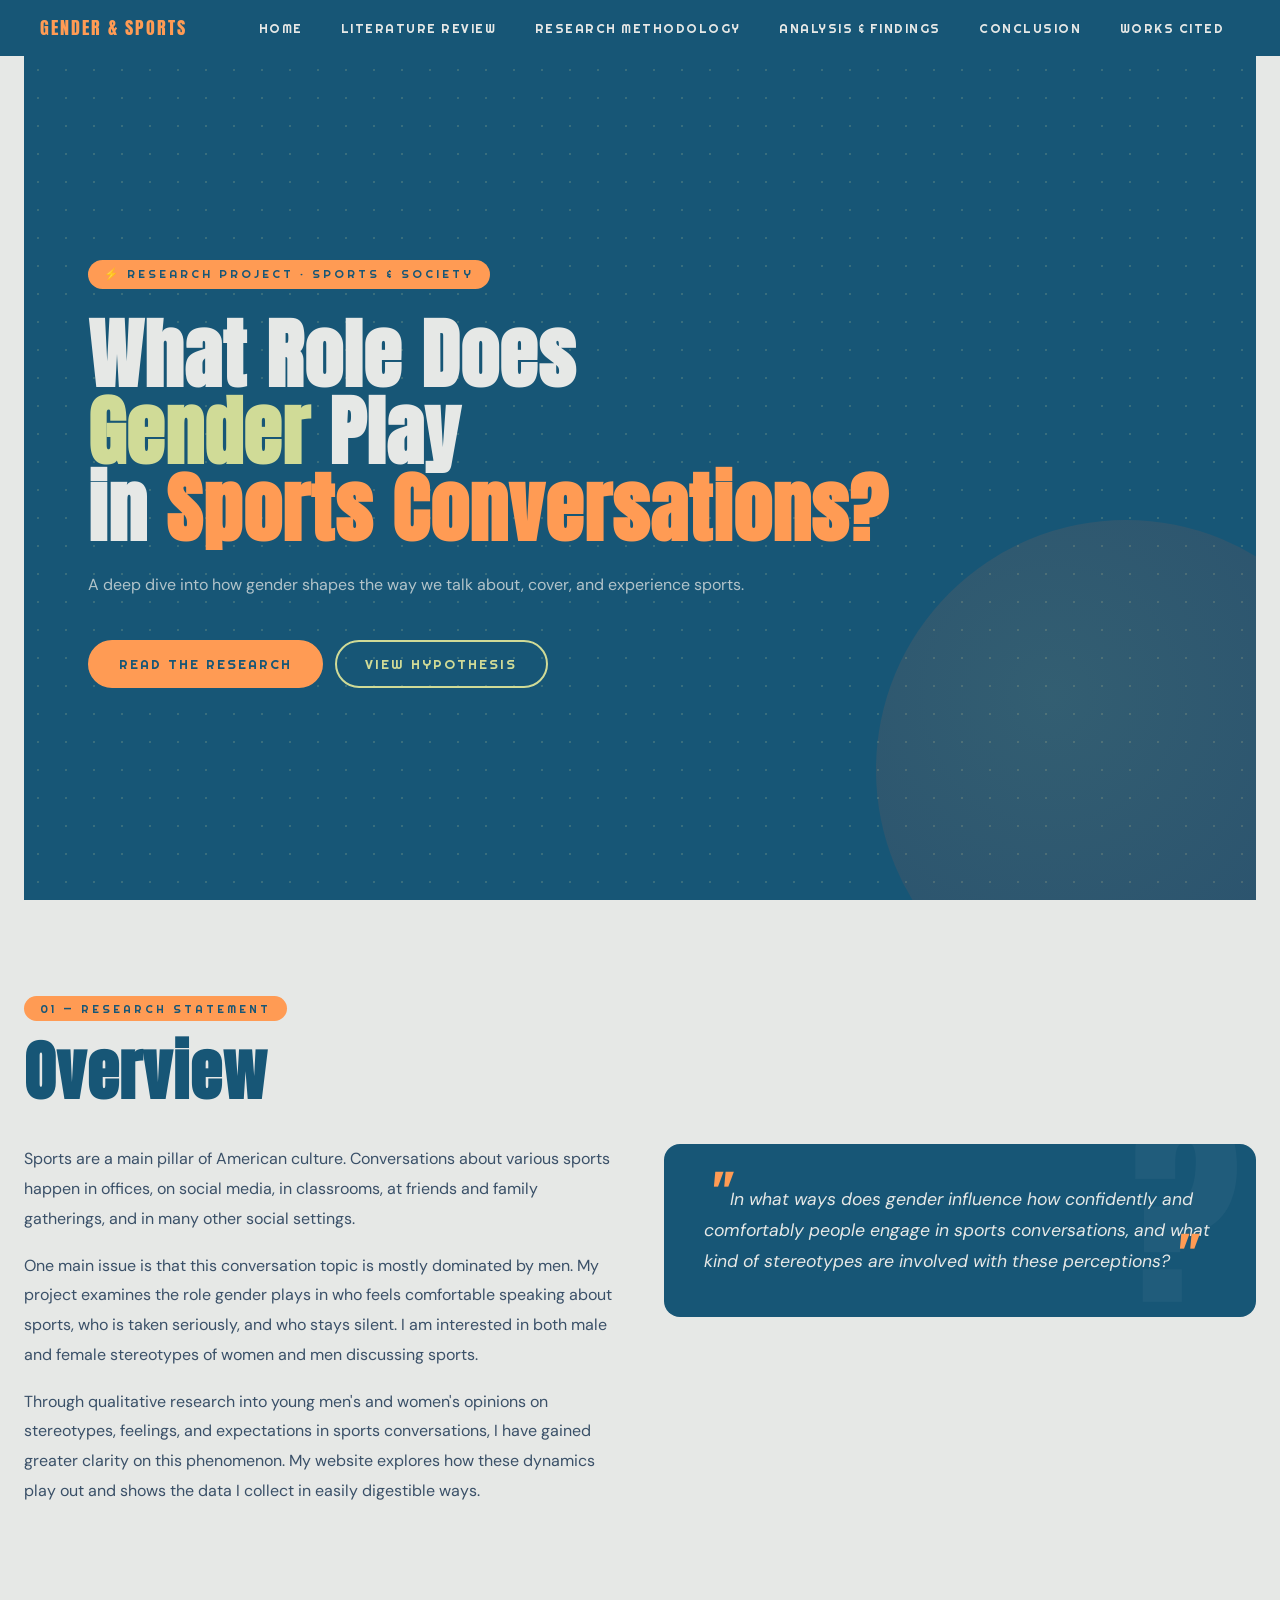
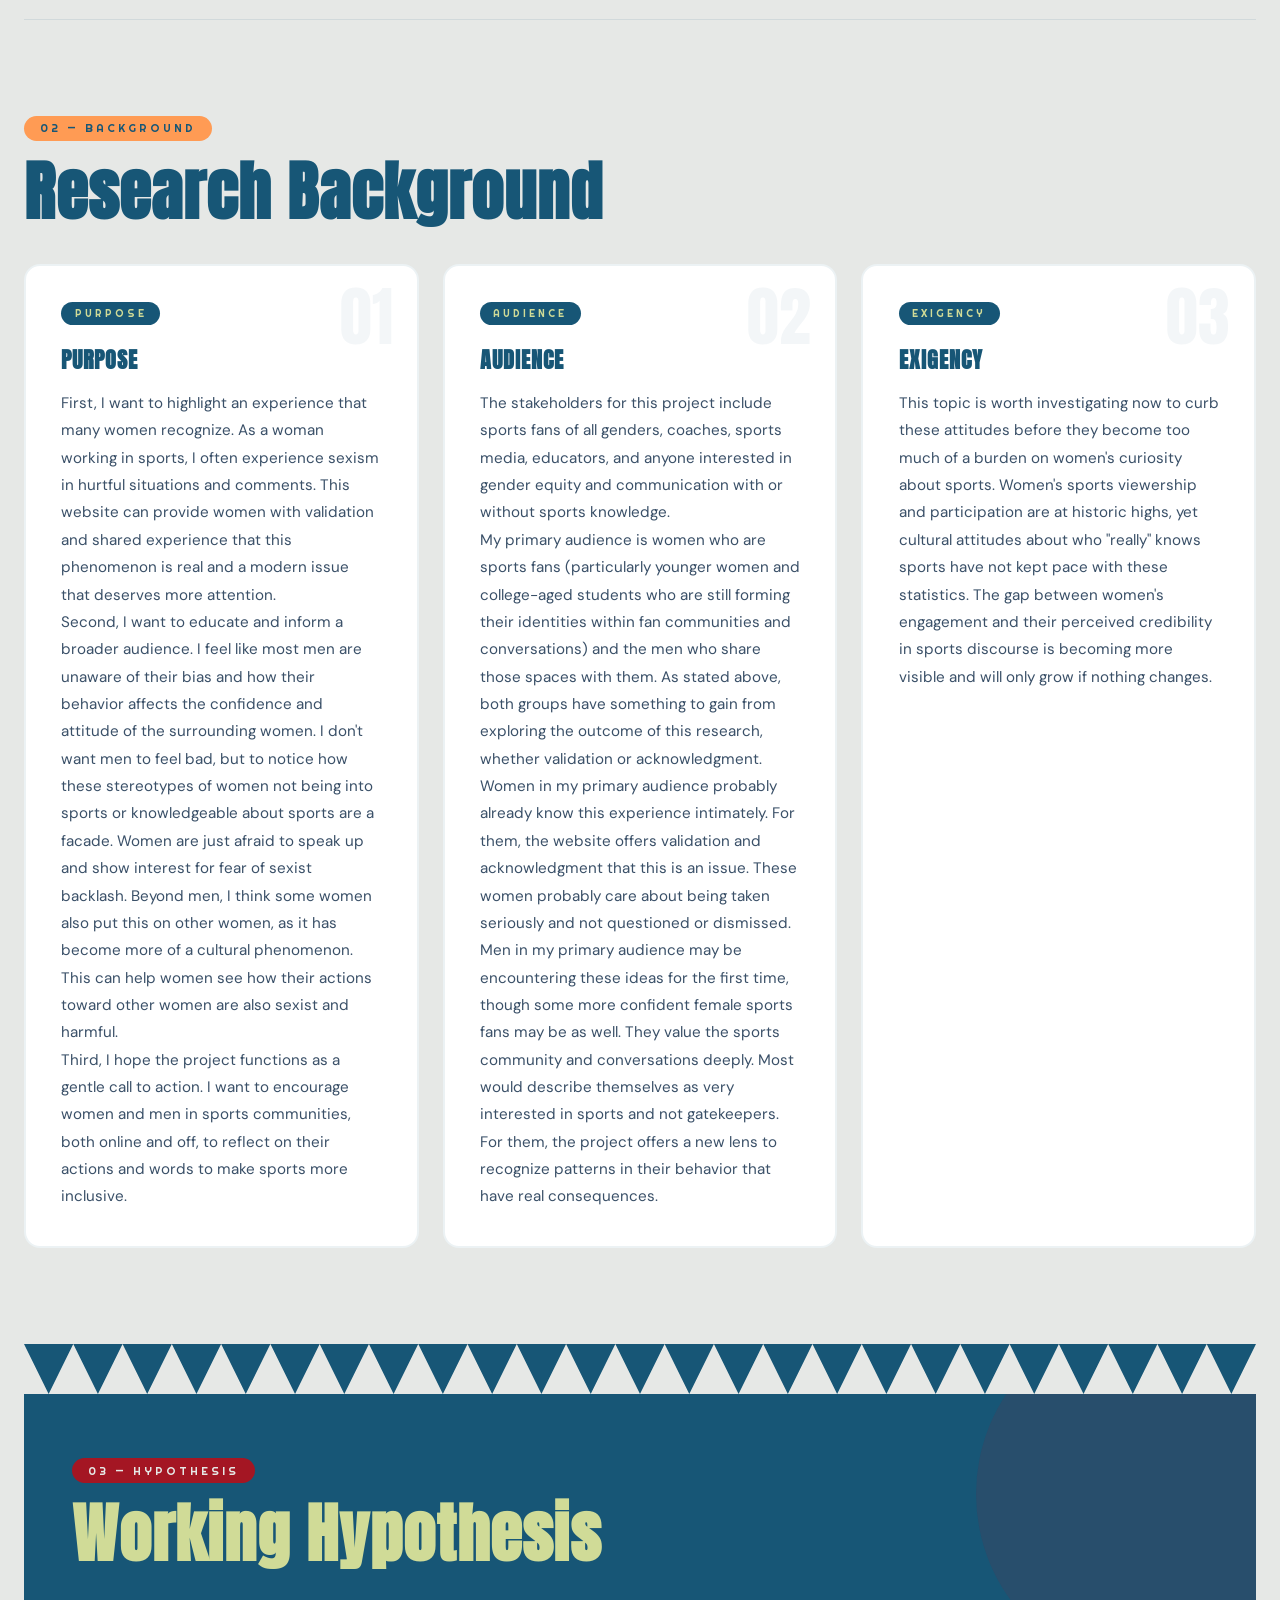
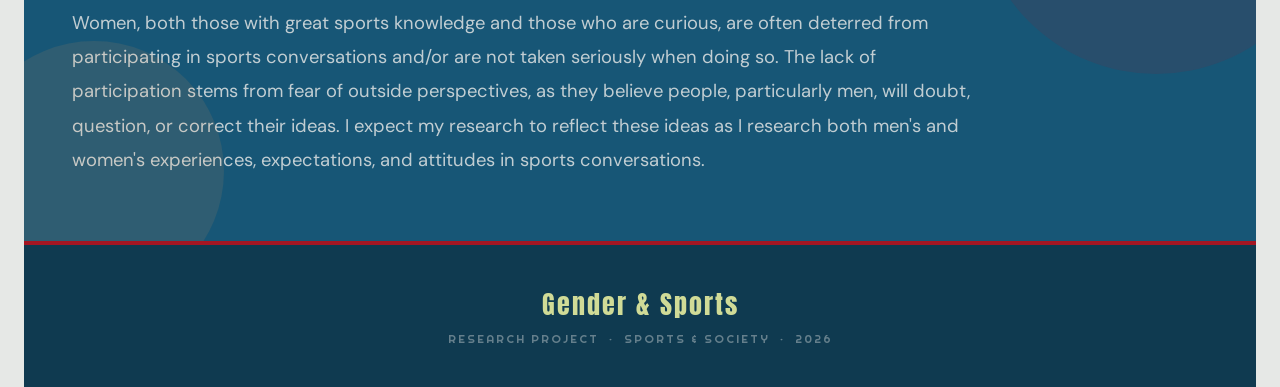
<file: index.html>
<!DOCTYPE html>
<html lang="en">
<head>
  <meta charset="UTF-8">
  <meta name="viewport" content="width=device-width, initial-scale=1.0">
  <title>Gender In Sports Conversations</title>

  <link href="https://fonts.googleapis.com/css2?family=Anton&family=Righteous&family=DM+Sans:ital,wght@0,400;0,500;0,700;1,400&display=swap" rel="stylesheet">
  <link rel="stylesheet" href="style.css">
</head>
<body>

  <!-- NAV -->
  <nav>
    <div class="nav-logo">Gender &amp; Sports</div>
    <ul class="nav-links">
      <li><a href="index.html">Home</a></li>
      <li><a href="literature-review.html">Literature Review</a></li>
      <li><a href="methodology.html">Research Methodology</a></li>
      <li><a href="findings.html">Analysis &amp; Findings</a></li>
      <li><a href="conclusion.html">Conclusion</a></li>
      <li><a href="works-cited.html">Works Cited</a></li>
    </ul>
  </nav>

  <!-- ═══ HERO ═══ -->
  <section id="home" class="hero">
    <div class="hero-dots"></div>
    <div class="hero-ball"></div>

    <div class="hero-left">
      <span class="hero-tag">⚡ Research Project · Sports &amp; Society</span>
      <h1 class="hero-title">
        What Role Does
        <span class="highlight"><span class="green">Gender</span> Play</span>
        in <span class="pop">Sports Conversations?</span>
      </h1>
      <p class="hero-desc">
        A deep dive into how gender shapes the way we talk about, cover, and experience sports.
      </p>
      <div class="hero-btns">
        <a href="#research" class="btn btn-orange">Read the Research</a>
        <a href="#hypothesis" class="btn btn-outline">View Hypothesis</a>
      </div>
    </div>
  </section>

  <!-- ═══ RESEARCH ═══ -->
  <div id="research" style="background: var(--light);">
    <div class="section-wrap fade-up">
      <span class="section-pill">01 — Research Statement</span>
      <h2 class="section-title">Overview</h2>
      <div class="research-layout">
        <div class="research-text">
          <p>Sports are a main pillar of American culture. Conversations about various sports happen in offices, on social media, in classrooms, at friends and family gatherings, and in many other social settings.</p>
          <p>One main issue is that this conversation topic is mostly dominated by men. My project examines the role gender plays in who feels comfortable speaking about sports, who is taken seriously, and who stays silent. I am interested in both male and female stereotypes of women and men discussing sports.</p>
          <p>Through qualitative research into young men's and women's opinions on stereotypes, feelings, and expectations in sports conversations, I have gained greater clarity on this phenomenon. My website explores how these dynamics play out and shows the data I collect in easily digestible ways.</p>
        </div>
        <div class="quote-card">
          <p><span class="quote-mark">"</span>
            In what ways does gender influence how confidently and comfortably people engage in sports conversations, and what kind of stereotypes are involved with these perceptions?<span class="quote-mark">"</span></p>
        </div>
      </div>
    </div>
  </div>

  <!-- ═══ BACKGROUND ═══ -->
  <div id="background" class="background-section">
    <div class="section-wrap fade-up">
      <span class="section-pill">02 — Background</span>
      <h2 class="section-title">Research Background</h2>
      <div class="background-grid">

        <div class="background-card">
          <span class="background-card-num">01</span>
          <span class="background-card-label">Purpose</span>
          <h3>Purpose</h3>
          <p>First, I want to highlight an experience that many women recognize. As a woman working in sports, I often experience sexism in hurtful situations and comments. This website can provide women with validation and shared experience that this phenomenon is real and a modern issue that deserves more attention.</p>
          <p>Second, I want to educate and inform a broader audience. I feel like most men are unaware of their bias and how their behavior affects the confidence and attitude of the surrounding women. I don't want men to feel bad, but to notice how these stereotypes of women not being into sports or knowledgeable about sports are a facade. Women are just afraid to speak up and show interest for fear of sexist backlash. Beyond men, I think some women also put this on other women, as it has become more of a cultural phenomenon. This can help women see how their actions toward other women are also sexist and harmful.</p>
          <p>Third, I hope the project functions as a gentle call to action. I want to encourage women and men in sports communities, both online and off, to reflect on their actions and words to make sports more inclusive.</p>
        </div>

        <div class="background-card">
          <span class="background-card-num">02</span>
          <span class="background-card-label">Audience</span>
          <h3>Audience</h3>
          <p>The stakeholders for this project include sports fans of all genders, coaches, sports media, educators, and anyone interested in gender equity and communication with or without sports knowledge.</p>
          <p>My primary audience is women who are sports fans (particularly younger women and college-aged students who are still forming their identities within fan communities and conversations) and the men who share those spaces with them. As stated above, both groups have something to gain from exploring the outcome of this research, whether validation or acknowledgment.</p>
          <p>Women in my primary audience probably already know this experience intimately. For them, the website offers validation and acknowledgment that this is an issue. These women probably care about being taken seriously and not questioned or dismissed.</p>
          <p>Men in my primary audience may be encountering these ideas for the first time, though some more confident female sports fans may be as well. They value the sports community and conversations deeply. Most would describe themselves as very interested in sports and not gatekeepers. For them, the project offers a new lens to recognize patterns in their behavior that have real consequences.</p>
        </div>

        <div class="background-card">
          <span class="background-card-num">03</span>
          <span class="background-card-label">Exigency</span>
          <h3>Exigency</h3>
          <p>This topic is worth investigating now to curb these attitudes before they become too much of a burden on women's curiosity about sports. Women's sports viewership and participation are at historic highs, yet cultural attitudes about who "really" knows sports have not kept pace with these statistics. The gap between women's engagement and their perceived credibility in sports discourse is becoming more visible and will only grow if nothing changes.</p>
        </div>

      </div>
    </div>
  </div>

  <!-- zigzag divider -->
  <div class="zigzag-down" aria-hidden="true"></div>

  <!-- ═══ HYPOTHESIS ═══ -->
  <div id="hypothesis" class="hyp-bg">
    <div class="section-wrap fade-up" style="padding: 4rem 3rem;">
      <span class="section-pill">03 — Hypothesis</span>
      <h2 class="section-title">Working Hypothesis</h2>
      <p class="hyp-text" style="max-width: 900px;">
        Women, both those with great sports knowledge and those who are curious, are often deterred from participating in sports conversations and/or are not taken seriously when doing so. The lack of participation stems from fear of outside perspectives, as they believe people, particularly men, will doubt, question, or correct their ideas. I expect my research to reflect these ideas as I research both men's and women's experiences, expectations, and attitudes in sports conversations.
      </p>
    </div>
  </div>

  <!-- ═══ FOOTER ═══ -->
  <footer>
    <div class="footer-logo">Gender &amp; Sports</div>
    <p>Research Project &nbsp;·&nbsp; Sports &amp; Society &nbsp;·&nbsp; 2026</p>
  </footer>

  <script>
    const observer = new IntersectionObserver(entries => {
      entries.forEach(e => { if (e.isIntersecting) e.target.classList.add('visible'); });
    }, { threshold: 0.15 });
    document.querySelectorAll('.fade-up').forEach(el => observer.observe(el));
  </script>

</body>
</html>
</file>
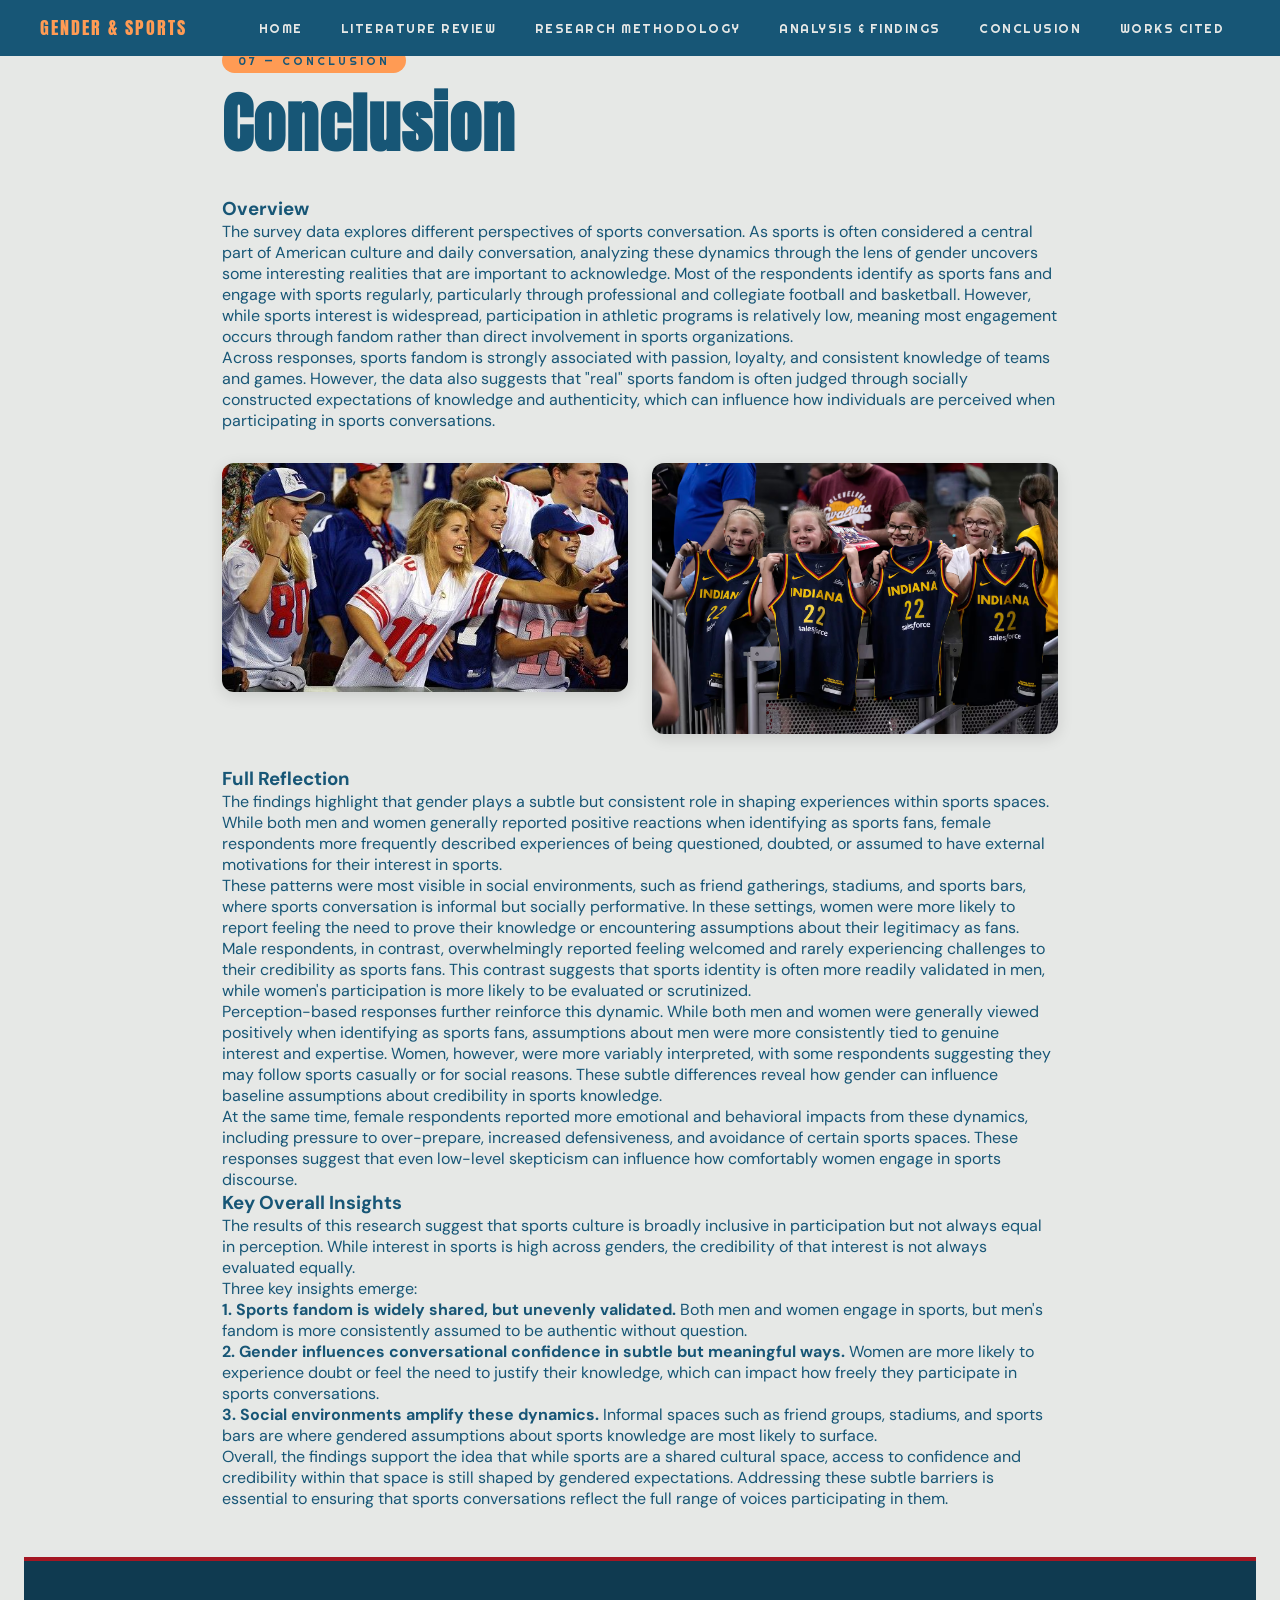
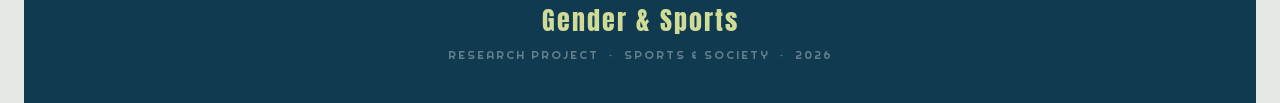
<file: conclusion.html>
<!-- ═══ CONCLUSION ═══ -->
<!DOCTYPE html>
<html lang="en">
<head>
  <meta charset="UTF-8">
  <meta name="viewport" content="width=device-width, initial-scale=1.0">
  <title>Conclusion</title>

  <link href="https://fonts.googleapis.com/css2?family=Anton&family=Righteous&family=DM+Sans:wght@400;500;700&display=swap" rel="stylesheet">
  <link rel="stylesheet" href="style.css">
</head>

<body>

  <!-- NAV -->
  <nav>
    <div class="nav-logo">Gender &amp; Sports</div>
    <ul class="nav-links">
      <li><a href="index.html">Home</a></li>
      <li><a href="literature-review.html">Literature Review</a></li>
      <li><a href="methodology.html">Research Methodology</a></li>
      <li><a href="findings.html">Analysis &amp; Findings</a></li>
      <li><a href="conclusion.html">Conclusion</a></li>
      <li><a href="works-cited.html">Works Cited</a></li>
    </ul>
  </nav>

  <div id="conclusion" style="background: var(--light);">
    <div class="section-wrap" style="max-width: 900px; margin: 0 auto; padding: 3rem 2rem;">

      <span class="section-pill">07 — Conclusion</span>
      <h2 class="section-title">Conclusion</h2>

      <h3>Overview</h3>
      <p>The survey data explores different perspectives of sports conversation. As sports is often considered a central part of American culture and daily conversation, analyzing these dynamics through the lens of gender uncovers some interesting realities that are important to acknowledge. Most of the respondents identify as sports fans and engage with sports regularly, particularly through professional and collegiate football and basketball. However, while sports interest is widespread, participation in athletic programs is relatively low, meaning most engagement occurs through fandom rather than direct involvement in sports organizations.</p>
      <p>Across responses, sports fandom is strongly associated with passion, loyalty, and consistent knowledge of teams and games. However, the data also suggests that "real" sports fandom is often judged through socially constructed expectations of knowledge and authenticity, which can influence how individuals are perceived when participating in sports conversations.</p>

     <!-- Survey Screenshots -->
      <div style="display: grid; grid-template-columns: 1fr 1fr; gap: 1.5rem; margin: 2rem 0;">
        <img src="i.jpg" alt="Male experiences survey section" style="width: 100%; border-radius: 12px; box-shadow: 0 4px 16px rgba(0,0,0,0.12);">
        <img src="YHHFYTIZJZKKH57PR47QV7VX5Q.avif" alt="Female experiences survey section" style="width: 100%; border-radius: 12px; box-shadow: 0 4px 16px rgba(0,0,0,0.12);">
      </div>


      <h3>Full Reflection</h3>
      <p>The findings highlight that gender plays a subtle but consistent role in shaping experiences within sports spaces. While both men and women generally reported positive reactions when identifying as sports fans, female respondents more frequently described experiences of being questioned, doubted, or assumed to have external motivations for their interest in sports.</p>
      <p>These patterns were most visible in social environments, such as friend gatherings, stadiums, and sports bars, where sports conversation is informal but socially performative. In these settings, women were more likely to report feeling the need to prove their knowledge or encountering assumptions about their legitimacy as fans.</p>
      <p>Male respondents, in contrast, overwhelmingly reported feeling welcomed and rarely experiencing challenges to their credibility as sports fans. This contrast suggests that sports identity is often more readily validated in men, while women's participation is more likely to be evaluated or scrutinized.</p>
      <p>Perception-based responses further reinforce this dynamic. While both men and women were generally viewed positively when identifying as sports fans, assumptions about men were more consistently tied to genuine interest and expertise. Women, however, were more variably interpreted, with some respondents suggesting they may follow sports casually or for social reasons. These subtle differences reveal how gender can influence baseline assumptions about credibility in sports knowledge.</p>
      <p>At the same time, female respondents reported more emotional and behavioral impacts from these dynamics, including pressure to over-prepare, increased defensiveness, and avoidance of certain sports spaces. These responses suggest that even low-level skepticism can influence how comfortably women engage in sports discourse.</p>

      <h3>Key Overall Insights</h3>
      <p>The results of this research suggest that sports culture is broadly inclusive in participation but not always equal in perception. While interest in sports is high across genders, the credibility of that interest is not always evaluated equally.</p>
      <p>Three key insights emerge:</p>

      <p><strong>1. Sports fandom is widely shared, but unevenly validated.</strong> Both men and women engage in sports, but men's fandom is more consistently assumed to be authentic without question.</p>
      <p><strong>2. Gender influences conversational confidence in subtle but meaningful ways.</strong> Women are more likely to experience doubt or feel the need to justify their knowledge, which can impact how freely they participate in sports conversations.</p>
      <p><strong>3. Social environments amplify these dynamics.</strong> Informal spaces such as friend groups, stadiums, and sports bars are where gendered assumptions about sports knowledge are most likely to surface.</p>

      <p>Overall, the findings support the idea that while sports are a shared cultural space, access to confidence and credibility within that space is still shaped by gendered expectations. Addressing these subtle barriers is essential to ensuring that sports conversations reflect the full range of voices participating in them.</p>

    </div>
  </div>

  <!-- FOOTER -->
  <footer>
    <div class="footer-logo">Gender &amp; Sports</div>
    <p>Research Project &nbsp;·&nbsp; Sports &amp; Society &nbsp;·&nbsp; 2026</p>
  </footer>

  <script>
    const obs = new IntersectionObserver(entries => {
      entries.forEach(e => {
        if (e.isIntersecting) e.target.classList.add('visible');
      });
    }, { threshold: 0.1 });

    document.querySelectorAll('.fade-up').forEach(el => obs.observe(el));
  </script>

</body>
</html>
</file>
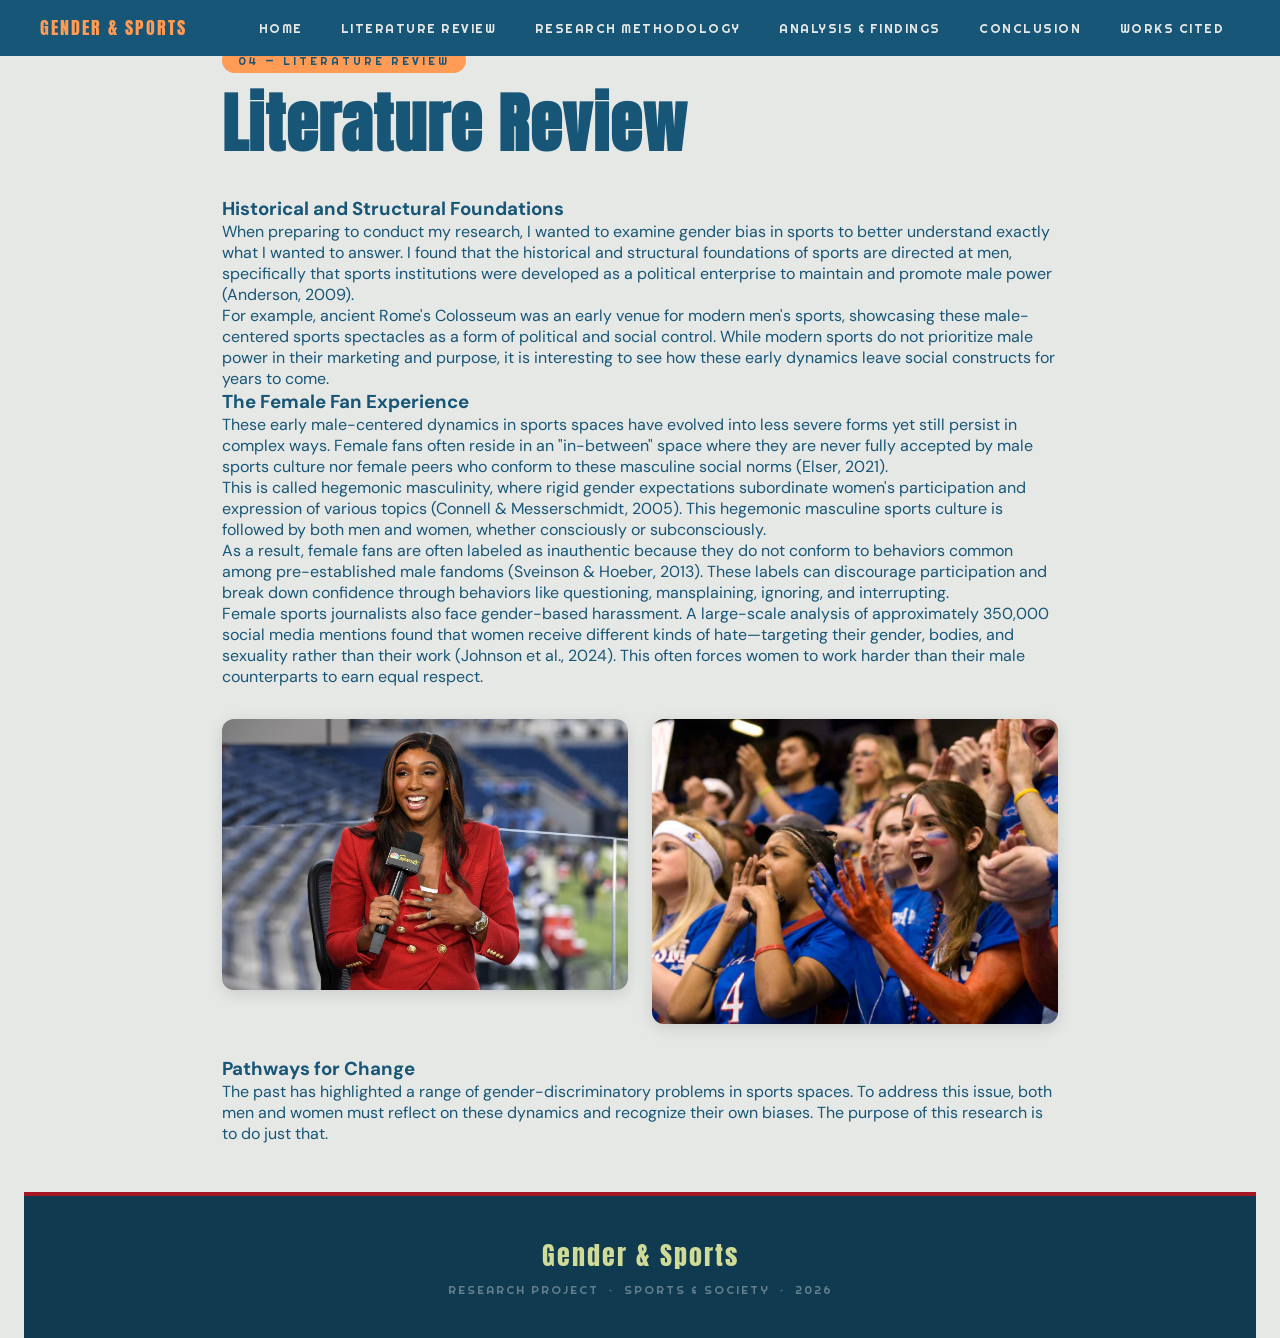
<file: literature-review.html>
<!-- ═══ LITERATURE REVIEW ═══ -->
<!DOCTYPE html>
<html lang="en">
<head>
  <meta charset="UTF-8">
  <meta name="viewport" content="width=device-width, initial-scale=1.0">
  <title>Literature Review</title>

  <link href="https://fonts.googleapis.com/css2?family=Anton&family=Righteous&family=DM+Sans:wght@400;500;700&display=swap" rel="stylesheet">
  <link rel="stylesheet" href="style.css">
</head>

<body>

  <!-- NAV -->
  <nav>
    <div class="nav-logo">Gender &amp; Sports</div>
    <ul class="nav-links">
      <li><a href="index.html">Home</a></li>
      <li><a href="literature-review.html">Literature Review</a></li>
      <li><a href="methodology.html">Research Methodology</a></li>
      <li><a href="findings.html">Analysis &amp; Findings</a></li>
      <li><a href="conclusion.html">Conclusion</a></li>
      <li><a href="works-cited.html">Works Cited</a></li>
    </ul>
  </nav>

  <div id="literature" style="background: var(--light);">
    <div class="section-wrap" style="max-width: 900px; margin: 0 auto; padding: 3rem 2rem;">

      <span class="section-pill">04 — Literature Review</span>
      <h2 class="section-title">Literature Review</h2>

      <h3>Historical and Structural Foundations</h3>
      <p>When preparing to conduct my research, I wanted to examine gender bias in sports to better understand exactly what I wanted to answer. I found that the historical and structural foundations of sports are directed at men, specifically that sports institutions were developed as a political enterprise to maintain and promote male power (Anderson, 2009).</p>
      <p>For example, ancient Rome's Colosseum was an early venue for modern men's sports, showcasing these male-centered sports spectacles as a form of political and social control. While modern sports do not prioritize male power in their marketing and purpose, it is interesting to see how these early dynamics leave social constructs for years to come.</p>

      <h3>The Female Fan Experience</h3>
      <p>These early male-centered dynamics in sports spaces have evolved into less severe forms yet still persist in complex ways. Female fans often reside in an "in-between" space where they are never fully accepted by male sports culture nor female peers who conform to these masculine social norms (Elser, 2021).</p>
      <p>This is called hegemonic masculinity, where rigid gender expectations subordinate women's participation and expression of various topics (Connell &amp; Messerschmidt, 2005). This hegemonic masculine sports culture is followed by both men and women, whether consciously or subconsciously.</p>

      <p>As a result, female fans are often labeled as inauthentic because they do not conform to behaviors common among pre-established male fandoms (Sveinson &amp; Hoeber, 2013). These labels can discourage participation and break down confidence through behaviors like questioning, mansplaining, ignoring, and interrupting.</p>

      <p>Female sports journalists also face gender-based harassment. A large-scale analysis of approximately 350,000 social media mentions found that women receive different kinds of hate—targeting their gender, bodies, and sexuality rather than their work (Johnson et al., 2024). This often forces women to work harder than their male counterparts to earn equal respect.</p>

     <!-- Survey Screenshots -->
      <div style="display: grid; grid-template-columns: 1fr 1fr; gap: 1.5rem; margin: 2rem 0;">
        <img src="nbcsports.brightspotcdn.jpg" alt="Male experiences survey section" style="width: 100%; border-radius: 12px; box-shadow: 0 4px 16px rgba(0,0,0,0.12);">
        <img src="636109386225748465724325172_635895912642923437-1277487735_sportsfans.jpg" alt="Female experiences survey section" style="width: 100%; border-radius: 12px; box-shadow: 0 4px 16px rgba(0,0,0,0.12);">
      </div>


      <h3>Pathways for Change</h3>
      <p>The past has highlighted a range of gender-discriminatory problems in sports spaces. To address this issue, both men and women must reflect on these dynamics and recognize their own biases. The purpose of this research is to do just that.</p>

    </div>
  </div>

  <!-- FOOTER -->
  <footer>
    <div class="footer-logo">Gender &amp; Sports</div>
    <p>Research Project &nbsp;·&nbsp; Sports &amp; Society &nbsp;·&nbsp; 2026</p>
  </footer>

  <script>
    const obs = new IntersectionObserver(entries => {
      entries.forEach(e => {
        if (e.isIntersecting) e.target.classList.add('visible');
      });
    }, { threshold: 0.1 });

    document.querySelectorAll('.fade-up').forEach(el => obs.observe(el));
  </script>

</body>
</html>
</file>
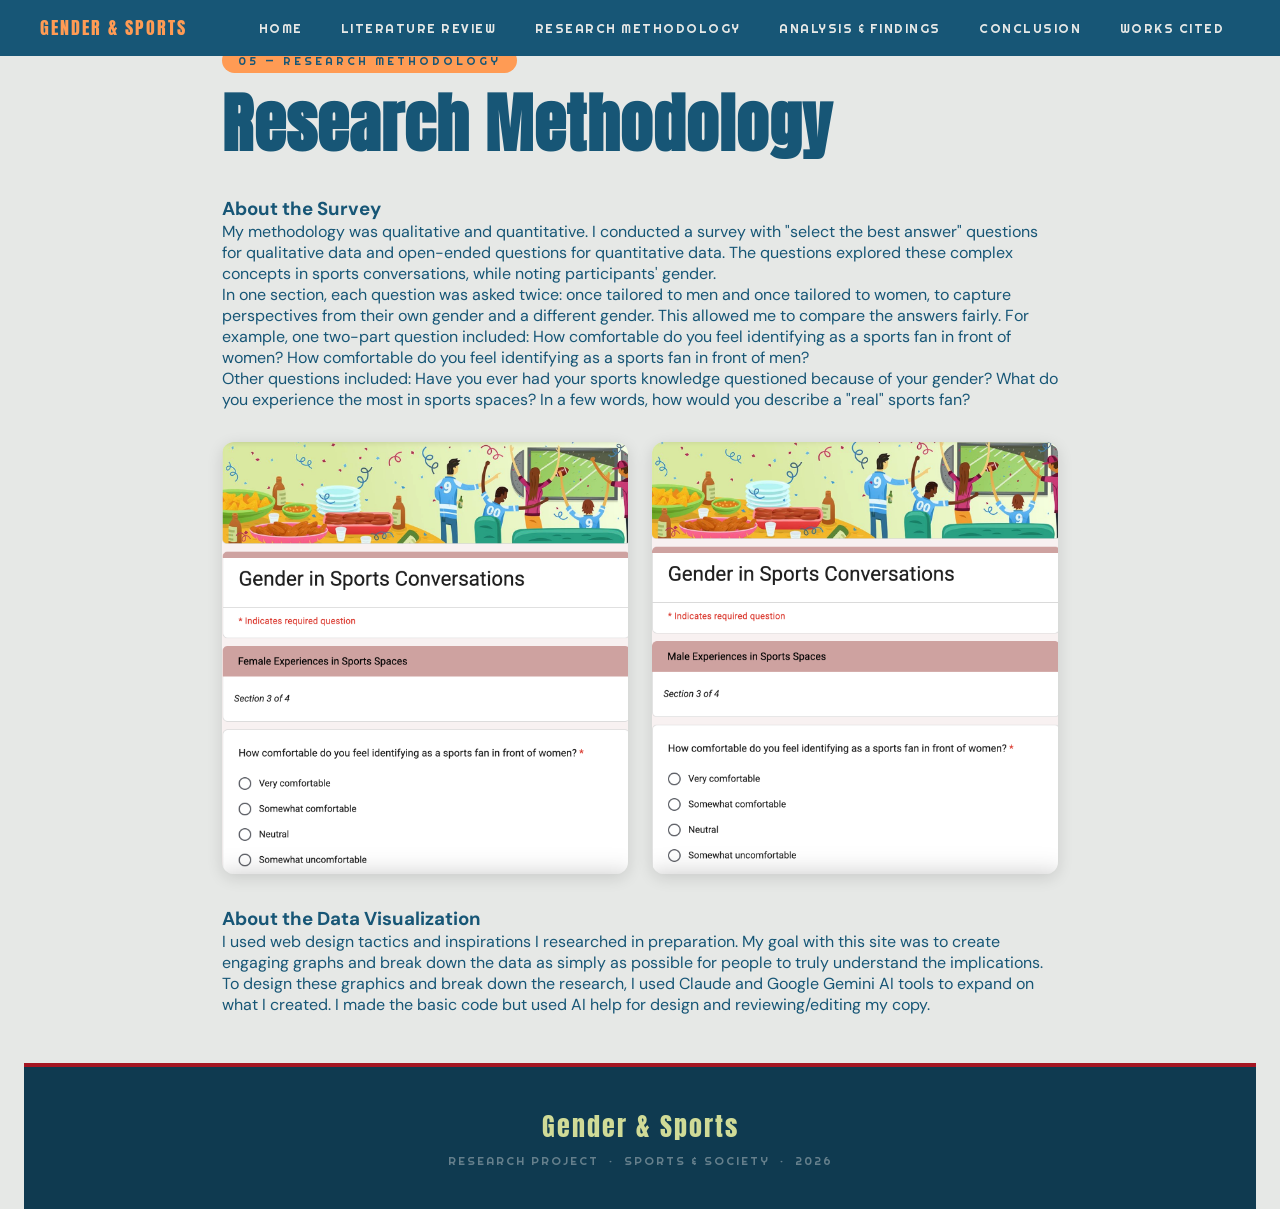
<file: methodology.html>
<!-- ═══ RESEARCH METHODOLOGY ═══ -->
<!DOCTYPE html>
<html lang="en">
<head>
  <meta charset="UTF-8">
  <meta name="viewport" content="width=device-width, initial-scale=1.0">
  <title>Research Methodology</title>

  <link href="https://fonts.googleapis.com/css2?family=Anton&family=Righteous&family=DM+Sans:wght@400;500;700&display=swap" rel="stylesheet">
  <link rel="stylesheet" href="style.css">
</head>

<body>

  <!-- NAV -->
  <nav>
    <div class="nav-logo">Gender &amp; Sports</div>
    <ul class="nav-links">
      <li><a href="index.html">Home</a></li>
      <li><a href="literature-review.html">Literature Review</a></li>
      <li><a href="methodology.html">Research Methodology</a></li>
      <li><a href="findings.html">Analysis &amp; Findings</a></li>
      <li><a href="conclusion.html">Conclusion</a></li>
      <li><a href="works-cited.html">Works Cited</a></li>
    </ul>
  </nav>

  <div id="methodology" style="background: var(--light);">
    <div class="section-wrap" style="max-width: 900px; margin: 0 auto; padding: 3rem 2rem;">

      <span class="section-pill">05 — Research Methodology</span>
      <h2 class="section-title">Research Methodology</h2>

      <h3>About the Survey</h3>
      <p>My methodology was qualitative and quantitative. I conducted a survey with "select the best answer" questions for qualitative data and open-ended questions for quantitative data. The questions explored these complex concepts in sports conversations, while noting participants' gender.</p>

      <p>In one section, each question was asked twice: once tailored to men and once tailored to women, to capture perspectives from their own gender and a different gender. This allowed me to compare the answers fairly. For example, one two-part question included: How comfortable do you feel identifying as a sports fan in front of women? How comfortable do you feel identifying as a sports fan in front of men?</p>

      <p>Other questions included: Have you ever had your sports knowledge questioned because of your gender? What do you experience the most in sports spaces? In a few words, how would you describe a "real" sports fan?</p>

      <!-- Survey Screenshots -->
      <div style="display: grid; grid-template-columns: 1fr 1fr; gap: 1.5rem; margin: 2rem 0;">
        <img src="Screenshot 2026-05-04 at 10.28.33 PM.png" alt="Male experiences survey section" style="width: 100%; border-radius: 12px; box-shadow: 0 4px 16px rgba(0,0,0,0.12);">
        <img src="Screenshot 2026-05-04 at 10.29.25 PM.png" alt="Female experiences survey section" style="width: 100%; border-radius: 12px; box-shadow: 0 4px 16px rgba(0,0,0,0.12);">
      </div>

      <h3>About the Data Visualization</h3>
      <p>I used web design tactics and inspirations I researched in preparation. My goal with this site was to create engaging graphs and break down the data as simply as possible for people to truly understand the implications. To design these graphics and break down the research, I used Claude and Google Gemini AI tools to expand on what I created. I made the basic code but used AI help for design and reviewing/editing my copy.</p>

    </div>
  </div>

  <!-- FOOTER -->
  <footer>
    <div class="footer-logo">Gender &amp; Sports</div>
    <p>Research Project &nbsp;·&nbsp; Sports &amp; Society &nbsp;·&nbsp; 2026</p>
  </footer>

  <script>
    const obs = new IntersectionObserver(entries => {
      entries.forEach(e => {
        if (e.isIntersecting) e.target.classList.add('visible');
      });
    }, { threshold: 0.1 });

    document.querySelectorAll('.fade-up').forEach(el => obs.observe(el));
  </script>

</body>
</html>
</file>
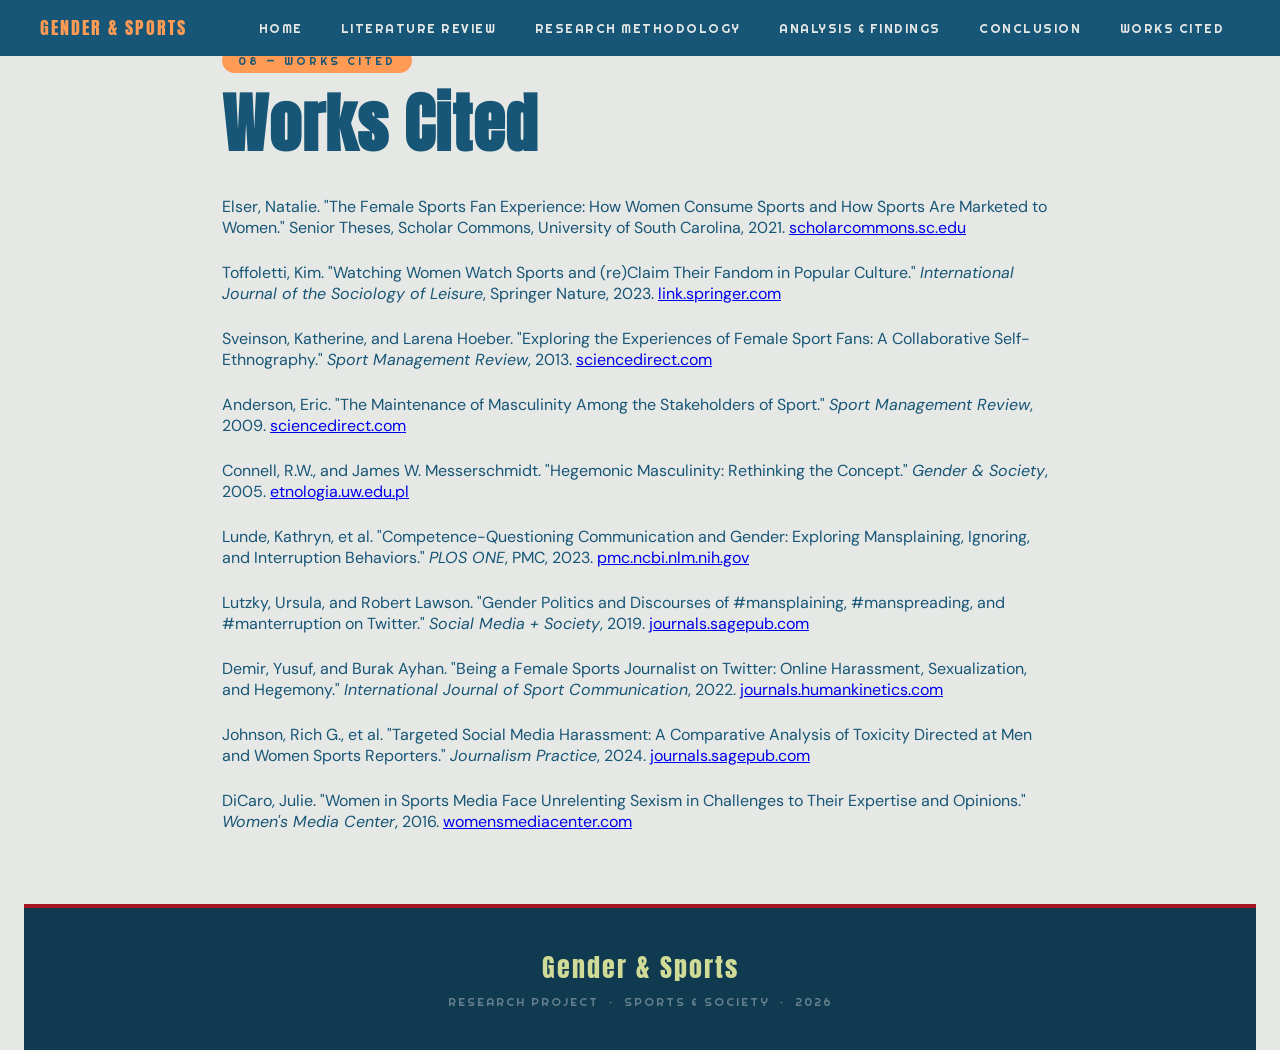
<file: works-cited.html>
<!-- ═══ WORKS CITED ═══ -->
<!DOCTYPE html>
<html lang="en">
<head>
  <meta charset="UTF-8">
  <meta name="viewport" content="width=device-width, initial-scale=1.0">
  <title>Works Cited</title>

  <link href="https://fonts.googleapis.com/css2?family=Anton&family=Righteous&family=DM+Sans:wght@400;500;700&display=swap" rel="stylesheet">
  <link rel="stylesheet" href="style.css">
</head>

<body>

  <!-- NAV -->
  <nav>
    <div class="nav-logo">Gender &amp; Sports</div>
    <ul class="nav-links">
      <li><a href="index.html">Home</a></li>
      <li><a href="literature-review.html">Literature Review</a></li>
      <li><a href="methodology.html">Research Methodology</a></li>
      <li><a href="findings.html">Analysis &amp; Findings</a></li>
      <li><a href="conclusion.html">Conclusion</a></li>
      <li><a href="works-cited.html">Works Cited</a></li>
    </ul>
  </nav>

  <div id="works-cited" style="background: var(--light);">
    <div class="section-wrap" style="max-width: 900px; margin: 0 auto; padding: 3rem 2rem;">

      <span class="section-pill">08 — Works Cited</span>
      <h2 class="section-title">Works Cited</h2>
<p style="margin-bottom: 1.5rem;">Elser, Natalie. "The Female Sports Fan Experience: How Women Consume Sports and How Sports Are Marketed to Women." Senior Theses, Scholar Commons, University of South Carolina, 2021. <a href="https://scholarcommons.sc.edu/senior_theses/433/" target="_blank">scholarcommons.sc.edu</a></p>

      <p style="margin-bottom: 1.5rem;">Toffoletti, Kim. "Watching Women Watch Sports and (re)Claim Their Fandom in Popular Culture." <em>International Journal of the Sociology of Leisure</em>, Springer Nature, 2023. <a href="https://link.springer.com/article/10.1007/s41978-023-00142-0" target="_blank">link.springer.com</a></p>

      <p style="margin-bottom: 1.5rem;">Sveinson, Katherine, and Larena Hoeber. "Exploring the Experiences of Female Sport Fans: A Collaborative Self-Ethnography." <em>Sport Management Review</em>, 2013. <a href="https://www.sciencedirect.com/science/article/abs/pii/S1441352312001349" target="_blank">sciencedirect.com</a></p>

      <p style="margin-bottom: 1.5rem;">Anderson, Eric. "The Maintenance of Masculinity Among the Stakeholders of Sport." <em>Sport Management Review</em>, 2009. <a href="https://www.sciencedirect.com/science/article/abs/pii/S1441352308000041" target="_blank">sciencedirect.com</a></p>

      <p style="margin-bottom: 1.5rem;">Connell, R.W., and James W. Messerschmidt. "Hegemonic Masculinity: Rethinking the Concept." <em>Gender &amp; Society</em>, 2005. <a href="https://etnologia.uw.edu.pl/sites/default/files/hegemonic_masculinity_connell_and_messerschmidt.pdf" target="_blank">etnologia.uw.edu.pl</a></p>

      <p style="margin-bottom: 1.5rem;">Lunde, Kathryn, et al. "Competence-Questioning Communication and Gender: Exploring Mansplaining, Ignoring, and Interruption Behaviors." <em>PLOS ONE</em>, PMC, 2023. <a href="https://pmc.ncbi.nlm.nih.gov/articles/PMC9838290/" target="_blank">pmc.ncbi.nlm.nih.gov</a></p>

      <p style="margin-bottom: 1.5rem;">Lutzky, Ursula, and Robert Lawson. "Gender Politics and Discourses of #mansplaining, #manspreading, and #manterruption on Twitter." <em>Social Media + Society</em>, 2019. <a href="https://journals.sagepub.com/doi/10.1177/2056305119861807" target="_blank">journals.sagepub.com</a></p>

      <p style="margin-bottom: 1.5rem;">Demir, Yusuf, and Burak Ayhan. "Being a Female Sports Journalist on Twitter: Online Harassment, Sexualization, and Hegemony." <em>International Journal of Sport Communication</em>, 2022. <a href="https://journals.humankinetics.com/view/journals/ijsc/15/3/article-p207.xml" target="_blank">journals.humankinetics.com</a></p>

      <p style="margin-bottom: 1.5rem;">Johnson, Rich G., et al. "Targeted Social Media Harassment: A Comparative Analysis of Toxicity Directed at Men and Women Sports Reporters." <em>Journalism Practice</em>, 2024. <a href="https://journals.sagepub.com/doi/10.1177/21674795231213330" target="_blank">journals.sagepub.com</a></p>

      <p style="margin-bottom: 1.5rem;">DiCaro, Julie. "Women in Sports Media Face Unrelenting Sexism in Challenges to Their Expertise and Opinions." <em>Women's Media Center</em>, 2016. <a href="https://womensmediacenter.com/speech-project/women-in-sports-media-face-unrelenting-sexism-in-challenges-to-their-expertise-and-opinions" target="_blank">womensmediacenter.com</a></p>
      
    </div>
  </div>

  <!-- FOOTER -->
  <footer>
    <div class="footer-logo">Gender &amp; Sports</div>
    <p>Research Project &nbsp;·&nbsp; Sports &amp; Society &nbsp;·&nbsp; 2026</p>
  </footer>

  <script>
    const obs = new IntersectionObserver(entries => {
      entries.forEach(e => {
        if (e.isIntersecting) e.target.classList.add('visible');
      });
    }, { threshold: 0.1 });

    document.querySelectorAll('.fade-up').forEach(el => obs.observe(el));
  </script>

</body>
</html>
</file>
<file: style.css>
body {
  margin: 0;
  padding: 0 24px; /* pushes everything away from left + right edges */
}


    :root {
      --blue:   #175676;
      --lime:   #D0DB97;
      --orange: #FF9B54;
      --red:    #A41623;
      --light:  #E6E8E6;
      --blue-dark: #0f3a50;
    }

    *, *::before, *::after { box-sizing: border-box; margin: 0; padding: 0; }
    html { scroll-behavior: smooth; }

    body {
      background: var(--light);
      color: var(--blue);
      font-family: 'DM Sans', sans-serif;
      overflow-x: hidden;
    }

    /* ─── NAV ─── */
    nav {
      position: fixed;
      top: 0; left: 0; right: 0;
      z-index: 200;
      display: flex;
      align-items: center;
      justify-content: space-between;
      padding: 0.9rem 2.5rem;
      background: var(--blue);
    }

    .nav-logo {
      font-family: 'Anton', sans-serif;
      font-size: 1.1rem;
      letter-spacing: 2px;
      color: var(--orange);
      text-transform: uppercase;
    }

    .nav-links {
      display: flex;
      gap: 0.4rem;
      list-style: none;
    }

    .nav-links a {
      text-decoration: none;
      font-family: 'Righteous', sans-serif;
      font-size: 0.78rem;
      letter-spacing: 1.5px;
      text-transform: uppercase;
      color: var(--light);
      padding: 0.45rem 1rem;
      border-radius: 999px;
      transition: background 0.2s, color 0.2s;
    }

    .nav-links a:hover {
      background: var(--orange);
      color: var(--blue);
    }

    /* ─── HERO ─── */
    .hero {
      min-height: 100vh;
      background: var(--blue);
      display: flex;
      flex-direction: column;
      justify-content: center;
      align-items: flex-start;
      padding: 7rem 4rem 4rem;
      position: relative;
      overflow: hidden;
    }

    .hero-dots {
      position: absolute;
      inset: 0;
      background-image: radial-gradient(circle, rgba(208,219,151,0.18) 1.5px, transparent 1.5px);
      background-size: 28px 28px;
      pointer-events: none;
    }

    .hero-ball {
      position: absolute;
      right: -120px;
      bottom: -120px;
      width: 500px;
      height: 500px;
      border-radius: 50%;
      background: radial-gradient(circle at 35% 35%, var(--orange), var(--red));
      opacity: 0.12;
      pointer-events: none;
    }

    .hero-left { position: relative; z-index: 2; }

    .hero-tag {
      display: inline-block;
      background: var(--orange);
      color: var(--blue);
      font-family: 'Righteous', sans-serif;
      font-size: 0.72rem;
      letter-spacing: 3px;
      text-transform: uppercase;
      padding: 0.4rem 1rem;
      border-radius: 999px;
      margin-bottom: 1.8rem;
      animation: popIn 0.5s 0.1s both;
    }

    .hero-title {
      font-family: 'Anton', sans-serif;
      font-size: clamp(3rem, 6vw, 6rem);
      line-height: 1;
      letter-spacing: 1px;
      color: var(--light);
      margin-bottom: 1.5rem;
      animation: slideLeft 0.7s 0.3s both;
    }

    .hero-title .highlight { color: var(--light); display: block; }
    .hero-title .green { color: var(--lime); }
    .hero-title .pop { color: var(--orange); }

    .hero-desc {
      font-size: 1rem;
      line-height: 1.8;
      color: rgba(230,232,230,0.75);
      max-width: 680px;
      margin-bottom: 2.5rem;
      animation: slideLeft 0.7s 0.5s both;
    }

    .hero-btns {
      display: flex;
      gap: 0.75rem;
      flex-wrap: wrap;
      animation: slideLeft 0.7s 0.65s both;
    }

    .btn {
      font-family: 'Righteous', sans-serif;
      font-size: 0.82rem;
      letter-spacing: 2px;
      text-transform: uppercase;
      text-decoration: none;
      padding: 0.85rem 1.8rem;
      border-radius: 999px;
      border: 2px solid transparent;
      transition: all 0.22s;
      display: inline-block;
    }

    .btn-orange { background: var(--orange); color: var(--blue); border-color: var(--orange); }
    .btn-orange:hover { background: transparent; color: var(--orange); }
    .btn-outline { background: transparent; color: var(--lime); border-color: var(--lime); }
    .btn-outline:hover { background: var(--lime); color: var(--blue); }

    /* ─── SCOREBOARD CARD ─── */
    .hero-right {
      position: relative;
      z-index: 2;
      animation: floatIn 0.9s 0.5s both;
    }

    .scoreboard {
      background: var(--blue-dark);
      border-radius: 20px;
      border: 3px solid rgba(208,219,151,0.25);
      overflow: hidden;
      max-width: 420px;
      margin-left: auto;
      box-shadow: 0 30px 80px rgba(0,0,0,0.4);
    }

    .scoreboard-header {
      background: var(--red);
      padding: 0.7rem 1.5rem;
      display: flex;
      align-items: center;
      justify-content: space-between;
    }

    .scoreboard-header span {
      font-family: 'Righteous', sans-serif;
      font-size: 0.7rem;
      letter-spacing: 3px;
      text-transform: uppercase;
      color: var(--light);
    }

    .live-dot {
      width: 8px; height: 8px;
      border-radius: 50%;
      background: var(--lime);
      animation: blink 1.2s infinite;
    }

    .scoreboard-body { padding: 2rem 1.5rem; }

    .vs-row {
      display: grid;
      grid-template-columns: 1fr auto 1fr;
      align-items: center;
      gap: 1rem;
      margin-bottom: 1.8rem;
    }

    .team { text-align: center; }
    .team-icon { font-size: 2.5rem; margin-bottom: 0.5rem; display: block; }
    .team-name {
      font-family: 'Anton', sans-serif;
      font-size: 0.85rem;
      letter-spacing: 2px;
      text-transform: uppercase;
      color: var(--lime);
    }

    .vs-badge {
      font-family: 'Anton', sans-serif;
      font-size: 2.2rem;
      color: var(--orange);
      text-align: center;
    }

    .stat-bars { display: flex; flex-direction: column; gap: 0.9rem; }

    .stat-row { display: flex; flex-direction: column; gap: 0.3rem; }

    .stat-label {
      display: flex;
      justify-content: space-between;
      font-family: 'Righteous', sans-serif;
      font-size: 0.68rem;
      letter-spacing: 1.5px;
      text-transform: uppercase;
      color: rgba(230,232,230,0.5);
    }

    .bar-track {
      height: 8px;
      border-radius: 999px;
      background: rgba(255,255,255,0.07);
      overflow: hidden;
    }

    .bar-fill {
      height: 100%;
      border-radius: 999px;
      animation: growBar 1.4s ease-out forwards;
      transform-origin: left;
    }

    .bar-lime  { background: linear-gradient(90deg, var(--lime), #a8c75a); }
    .bar-red   { background: linear-gradient(90deg, var(--orange), var(--red)); }

    @keyframes growBar {
      from { transform: scaleX(0); }
      to   { transform: scaleX(1); }
    }

    /* ─── TICKER ─── */
    .ticker-wrap {
      background: var(--lime);
      overflow: hidden;
      padding: 0.55rem 0;
    }

    .ticker-track {
      display: flex;
      white-space: nowrap;
      animation: ticker 24s linear infinite;
    }

    .ticker-track span {
      font-family: 'Righteous', sans-serif;
      font-size: 0.8rem;
      letter-spacing: 2px;
      text-transform: uppercase;
      color: var(--blue);
      padding: 0 2.5rem;
    }

    .ticker-track span::before {
      content: '●';
      margin-right: 2.5rem;
      color: var(--orange);
    }

    /* ─── SECTIONS ─── */
    .section-wrap {
        max-width: 100%;
        width: 100%;
      margin: 0;
      padding: 6rem 0;
    }

    .section-pill {
      display: inline-block;
      background: var(--orange);
      color: var(--blue);
      font-family: 'Righteous', sans-serif;
      font-size: 0.7rem;
      letter-spacing: 3px;
      text-transform: uppercase;
      padding: 0.35rem 1rem;
      border-radius: 999px;
      margin-bottom: 1.2rem;
    }

    .section-title {
      font-family: 'Anton', sans-serif;
      font-size: clamp(2.5rem, 5vw, 4rem);
      line-height: 1;
      letter-spacing: 1px;
      color: var(--blue);
      margin-bottom: 2.5rem;
    }

    /* ─── RESEARCH ─── */
    .research-layout {
      display: grid;
      grid-template-columns: 1fr 1fr;
      gap: 3rem;
      align-items: start;
    }

    .research-text p {
      font-size: 1rem;
      line-height: 1.85;
      color: #3a5068;
      margin-bottom: 1.1rem;
    }

    .research-text p strong { color: var(--blue); }

    .quote-card {
      background: var(--blue);
      border-radius: 16px;
      padding: 2.5rem;
      position: relative;
      overflow: hidden;
    }

    .quote-card::before {
      content: '?';
      font-family: 'Anton', sans-serif;
      font-size: 14rem;
      color: rgba(255,255,255,0.04);
      position: absolute;
      top: -3rem; right: 1rem;
      line-height: 1;
    }

    .quote-card p {
      font-size: 1.1rem;
      line-height: 1.75;
      color: var(--light);
      font-style: italic;
      position: relative;
      z-index: 1;
    }

    .quote-mark {
      font-family: 'Anton', sans-serif;
      font-size: 3rem;
      color: var(--orange);
      line-height: 0;
      vertical-align: -0.5rem;
    }

    /* ─── BACKGROUND SECTION ─── */
    .background-section {
      background: var(--light);
      border-top: 1px solid rgba(23,86,118,0.1);
    }

    .background-grid {
      display: grid;
      grid-template-columns: repeat(3, 1fr);
      gap: 1.5rem;
      margin-top: 1rem;
    }

    .background-card {
      background: #fff;
      border-radius: 16px;
      padding: 2.2rem;
      border: 2px solid rgba(23,86,118,0.08);
      position: relative;
      overflow: hidden;
      transition: border-color 0.25s, transform 0.25s, box-shadow 0.25s;
    }

    .background-card:hover {
      border-color: var(--orange);
      transform: translateY(-5px);
      box-shadow: 0 16px 40px rgba(23,86,118,0.1);
    }

    .background-card-num {
      position: absolute;
      top: 1.2rem; right: 1.5rem;
      font-family: 'Anton', sans-serif;
      font-size: 4rem;
      color: rgba(23,86,118,0.05);
      line-height: 1;
    }

    .background-card-label {
      display: inline-block;
      background: var(--blue);
      color: var(--lime);
      font-family: 'Righteous', sans-serif;
      font-size: 0.65rem;
      letter-spacing: 3px;
      text-transform: uppercase;
      padding: 0.3rem 0.85rem;
      border-radius: 999px;
      margin-bottom: 1.1rem;
    }

    .background-card h3 {
      font-family: 'Anton', sans-serif;
      font-size: 1.4rem;
      letter-spacing: 1px;
      text-transform: uppercase;
      color: var(--blue);
      margin-bottom: 0.9rem;
    }

    .background-card p {
      font-size: 0.95rem;
      line-height: 1.8;
      color: #3a5068;
    }

    /* ─── ZIGZAG DIVIDER ─── */
    .zigzag-down {
      width: 100%;
      height: 50px;
      display: block;
      background: var(--blue);
      clip-path: polygon(0 0,2% 100%,4% 0,6% 100%,8% 0,10% 100%,12% 0,14% 100%,16% 0,18% 100%,20% 0,22% 100%,24% 0,26% 100%,28% 0,30% 100%,32% 0,34% 100%,36% 0,38% 100%,40% 0,42% 100%,44% 0,46% 100%,48% 0,50% 100%,52% 0,54% 100%,56% 0,58% 100%,60% 0,62% 100%,64% 0,66% 100%,68% 0,70% 100%,72% 0,74% 100%,76% 0,78% 100%,80% 0,82% 100%,84% 0,86% 100%,88% 0,90% 100%,92% 0,94% 100%,96% 0,98% 100%,100% 0,100% 0,0 0);
    }

    /* ─── HYPOTHESIS ─── */
    .hyp-bg {
      background: var(--blue);
      position: relative;
      overflow: hidden;
    }

    .hyp-bg .section-title { color: var(--lime); }
    .hyp-bg .section-pill { background: var(--red); color: var(--light); }

    .hyp-text {
      font-size: 1.15rem;
      line-height: 1.85;
      color: rgba(230,232,230,0.82);
      max-width: 780px;
    }

    .hyp-bg::before {
      content: '';
      position: absolute;
      top: -80px; right: -80px;
      width: 360px; height: 360px;
      border-radius: 50%;
      background: var(--red);
      opacity: 0.12;
    }

    .hyp-bg::after {
      content: '';
      position: absolute;
      bottom: -60px; left: -60px;
      width: 260px; height: 260px;
      border-radius: 50%;
      background: var(--orange);
      opacity: 0.1;
    }

    .hyp-grid {
      display: grid;
      grid-template-columns: repeat(3, 1fr);
      gap: 1.2rem;
    }

    .hyp-card {
      background: rgba(230,232,230,0.05);
      border: 2px solid rgba(208,219,151,0.15);
      border-radius: 16px;
      padding: 2rem;
      transition: border-color 0.25s, transform 0.25s, background 0.25s;
      position: relative;
      z-index: 1;
    }

    .hyp-card:hover {
      border-color: var(--lime);
      transform: translateY(-6px) rotate(-0.5deg);
      background: rgba(208,219,151,0.07);
    }

    .hyp-emoji { font-size: 2.2rem; margin-bottom: 1rem; display: block; }

    .hyp-card h3 {
      font-family: 'Anton', sans-serif;
      font-size: 1.1rem;
      letter-spacing: 1px;
      text-transform: uppercase;
      color: var(--orange);
      margin-bottom: 0.75rem;
    }

    .hyp-card p {
      font-size: 0.92rem;
      line-height: 1.75;
      color: rgba(230,232,230,0.7);
    }

    .hyp-num {
      position: absolute;
      top: 1.2rem; right: 1.5rem;
      font-family: 'Anton', sans-serif;
      font-size: 3.5rem;
      color: rgba(255,255,255,0.04);
      line-height: 1;
    }

    /* ─── FOOTER ─── */
    footer {
      background: var(--blue-dark);
      padding: 2.5rem 2rem;
      text-align: center;
      border-top: 4px solid var(--red);
    }

    .footer-logo {
      font-family: 'Anton', sans-serif;
      font-size: 1.6rem;
      letter-spacing: 2px;
      color: var(--lime);
      margin-bottom: 0.5rem;
    }

    footer p {
      font-family: 'Righteous', sans-serif;
      font-size: 0.72rem;
      letter-spacing: 2px;
      text-transform: uppercase;
      color: rgba(230,232,230,0.4);
    }

    /* ─── KEYFRAMES ─── */
    @keyframes popIn {
      from { opacity: 0; transform: scale(0.7); }
      to   { opacity: 1; transform: scale(1); }
    }

    @keyframes slideLeft {
      from { opacity: 0; transform: translateX(-40px); }
      to   { opacity: 1; transform: translateX(0); }
    }

    @keyframes floatIn {
      from { opacity: 0; transform: translateY(40px) rotate(2deg); }
      to   { opacity: 1; transform: translateY(0) rotate(0deg); }
    }

    @keyframes ticker {
      from { transform: translateX(0); }
      to   { transform: translateX(-50%); }
    }

    @keyframes blink {
      0%, 100% { opacity: 1; }
      50%       { opacity: 0.2; }
    }

    .fade-up {
      opacity: 0;
      transform: translateY(30px);
      transition: opacity 0.7s ease, transform 0.7s ease;
    }
    .fade-up.visible { opacity: 1; transform: translateY(0); }

    /* ─── RESPONSIVE ─── */
    @media (max-width: 800px) {
      .hero { grid-template-columns: 1fr; padding: 6rem 1.5rem 3rem; }
      .hero-right { display: none; }
      .research-layout { grid-template-columns: 1fr; }
      .background-grid { grid-template-columns: 1fr; }
      .hyp-grid { grid-template-columns: 1fr; }
      nav { padding: 0.9rem 1.2rem; }
      .nav-links a { padding: 0.4rem 0.7rem; font-size: 0.7rem; }
    }
</file>
